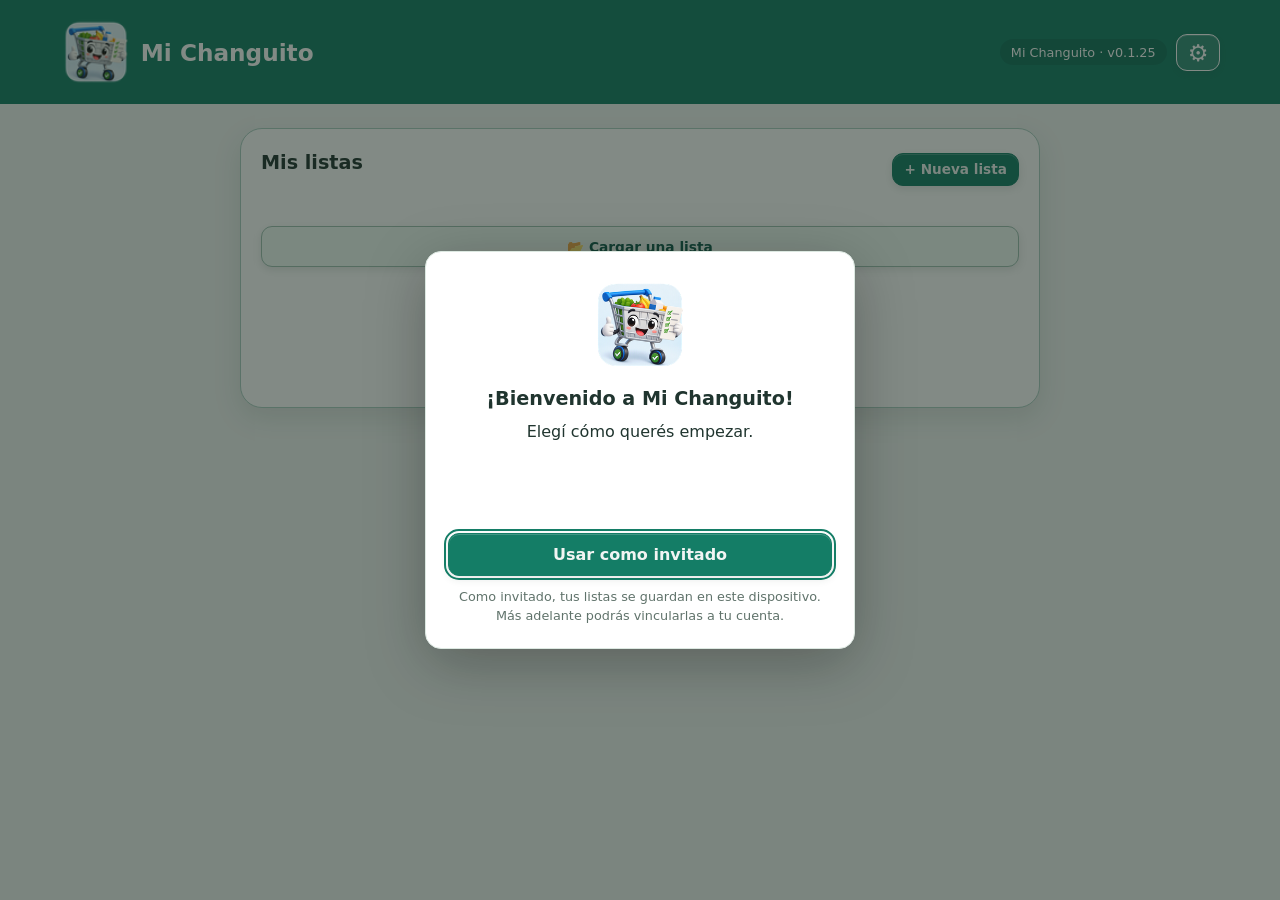
<file: index.html>
<!doctype html>
<!--
  Proyecto: Mi Changuito | Archivo: index.html
  Autor: Jordan Molinari | Versión: 0.1.22 | Fecha: 28/10/2026
  Descripción: Estructura semántica de la aplicación de listas de compras.
-->
<html lang="es-AR">
<head>
  <meta charset="UTF-8">
  <meta name="viewport" content="width=device-width, initial-scale=1">
  <meta name="theme-color" content="#147d66">
  <meta name="description" content="Listas de compras simples y organizadas, incluso sin conexión.">
  <link rel="manifest" href="./manifest.json">
  <link rel="icon" href="./img/changui-favicon-64.png" type="image/png" sizes="64x64">
  <link rel="apple-touch-icon" href="./img/changui-apple-180.png" sizes="180x180">
  <link rel="stylesheet" href="./css/styles.css?v=0122">
  <title>Mi Changuito</title>
</head>
<body>
  <header class="cabecera"><div class="contenedor cabecera-interior"><h1><img class="changui-cabecera" src="./img/changui-favicon-64.png" alt="" width="72" height="72"> Mi Changuito</h1><div class="cabecera-acciones"><span class="etiqueta">Mi Changuito · v0.1.25</span><button id="abrir-invitaciones" class="boton-icono" type="button" title="Invitaciones" aria-label="Invitaciones" hidden>🔔 <span id="contador-invitaciones"></span></button><button id="abrir-config" class="boton-icono" type="button" aria-label="Configuración" title="Configuración">⚙</button></div></div></header>
  <dialog id="bienvenida" class="dialogo-config bienvenida" aria-labelledby="bienvenida-titulo">
    <div class="bienvenida-interior">
      <img src="./img/changui-192.png" width="100" height="100" alt="Changui">
      <h2 id="bienvenida-titulo">¡Bienvenido a Mi Changuito!</h2>
      <p>Elegí cómo querés empezar.</p>
      <div id="google-bienvenida" class="google-boton" aria-label="Continuar con Google"></div>
      <button id="bienvenida-invitado" class="boton" type="button">Usar como invitado</button>
      <p class="ayuda">Como invitado, tus listas se guardan en este dispositivo. Más adelante podrás vincularlas a tu cuenta.</p>
    </div>
  </dialog>
  <dialog id="dialogo-compartir" class="dialogo-config" aria-label="Compartir con usuarios registrados">
    <div class="fila entre"><h2>Compartir lista</h2><button id="cerrar-compartir" class="boton pequeno secundario" type="button">Cerrar ×</button></div>
    <p class="ayuda">Solo podés invitar a personas registradas en Mi Changuito. La invitación requiere aceptación y permite edición completa.</p>
    <label>Buscar usuario registrado<input id="buscar-usuario" type="search" placeholder="Nombre o correo"></label>
    <h3>Frecuentes</h3><div id="usuarios-frecuentes" class="contactos"></div>
    <h3>Usuarios registrados</h3><div id="usuarios-registrados" class="contactos"></div>
  </dialog>
  <dialog id="dialogo-invitaciones" class="dialogo-config" aria-label="Invitaciones pendientes">
    <div class="fila entre"><h2>Invitaciones</h2><button id="cerrar-invitaciones" class="boton pequeno secundario" type="button">Cerrar ×</button></div>
    <div id="invitaciones-pendientes" class="contactos"></div>
  </dialog>
  <main class="contenedor distribucion">
    <section id="pantalla-inicio" class="panel" aria-label="Mis listas">
      <div class="fila entre"><h2>Mis listas</h2><button id="nueva-lista" class="boton pequeno" type="button">+ Nueva lista</button></div>
      <div id="listado-listas" class="listado-listas"></div>
      <label class="boton secundario archivo carga-mlis">📂 Cargar una lista<input id="cargar-mlis" type="file" accept=".mlis,application/json" hidden></label>
    </section>
    <dialog id="panel-config" class="dialogo-config" aria-label="Configuración"><div class="fila entre"><h2>Configuración</h2><button id="cerrar-config" class="boton pequeno secundario" type="button">Cerrar ×</button></div>
      <h3>Mi cuenta</h3>
      <div class="cuenta-local">
        <strong id="cuenta-estado">Estás usando Mi Changuito como invitado</strong>
        <p class="ayuda" id="cuenta-ayuda">Tus listas se guardan en este dispositivo.</p>
        <div id="google-config" class="google-boton"></div>
        <div class="acciones-verticales" id="cuenta-acciones" hidden>
          <button id="subir-listas" type="button" class="boton secundario">Guardar mis listas en la nube</button>
          <button id="bajar-listas" type="button" class="boton secundario">Recuperar listas de la nube</button>
          <button id="cerrar-sesion" type="button" class="boton secundario">Cerrar sesión</button>
        </div>
      </div>
      <h3>Apariencia</h3>
      <fieldset class="selector-temas">
        <legend>Color principal</legend>
        <div class="colores-tema" role="group" aria-label="Elegir color">
          <button type="button" class="muestra-tema" data-elegir-tema="verde" aria-label="Verde" title="Verde" style="--muestra:#147d66"></button>
          <button type="button" class="muestra-tema" data-elegir-tema="azul" aria-label="Azul" title="Azul" style="--muestra:#2864ba"></button>
          <button type="button" class="muestra-tema" data-elegir-tema="violeta" aria-label="Violeta" title="Violeta" style="--muestra:#7750a6"></button>
          <button type="button" class="muestra-tema" data-elegir-tema="terracota" aria-label="Terracota" title="Terracota" style="--muestra:#ad593b"></button>
          <button type="button" class="muestra-tema" data-elegir-tema="rubi" aria-label="Rojo rubí" title="Rojo rubí" style="--muestra:#c62842"></button>
          <button type="button" class="muestra-tema" data-elegir-tema="electrico" aria-label="Azul eléctrico" title="Azul eléctrico" style="--muestra:#00a2ff"></button>
          <button type="button" class="muestra-tema" data-elegir-tema="solar" aria-label="Amarillo solar" title="Amarillo solar" style="--muestra:#f4c430"></button>
          <button type="button" class="muestra-tema" data-elegir-tema="rosa" aria-label="Rosa" title="Rosa" style="--muestra:#ce6496"></button>
        </div>
      </fieldset>
      <fieldset class="selector-modo">
        <legend>Modo de visualización</legend>
        <div class="opciones-modo">
          <label><input type="radio" name="modo-apariencia" value="dia"> ☀ Día</label>
          <label><input type="radio" name="modo-apariencia" value="noche"> ☾ Noche</label>
        </div>
      </fieldset>
      <fieldset class="selector-estilo">
        <legend>Estilo de colores</legend>
        <div class="opciones-modo">
          <label><input type="radio" name="estilo-apariencia" value="clasico"> Clásico</label>
          <label><input type="radio" name="estilo-apariencia" value="colorido"> Colorido</label>
        </div>
        <p class="ayuda">Colorido destaca precios, cantidades y compras sin cambiar el tema principal.</p>
      </fieldset>
      <h3>Accesibilidad</h3>
      <label for="tamano-texto">Tamaño de texto: <output id="etiqueta-tamano">Normal</output></label>
      <input id="tamano-texto" type="range" min="0" max="3" step="1" value="0" aria-label="Tamaño de texto">
      <div class="marcas-tamano"><span>Normal</span><span>Grande</span><span>Muy grande</span><span>Extra grande</span></div>
      <h3>Comportamiento de la lista</h3>
      <label class="opcion-config"><input id="confirmar-borrado" type="checkbox" checked>
        <span>Confirmar antes de eliminar productos</span></label>
      <label class="opcion-config"><input id="permitir-deshacer" type="checkbox" checked>
        <span>Permitir deshacer durante 5 segundos</span></label>
      <p class="ayuda">Los productos marcados permanecen en su lugar.</p>
      <h3>Datos y catálogos</h3>
      <div class="acciones-verticales">
        <button id="exportar-catalogo" class="boton secundario" type="button">Exportar catálogo JSON</button>
        <label class="boton secundario archivo">Importar catálogo JSON<input id="importar-catalogo" type="file" accept=".json,application/json" hidden></label>
      </div>
      <p class="ayuda">Los datos quedan en este navegador. Exportá una copia de seguridad periódicamente.</p>
    </dialog>
    <section id="pantalla-editor" class="panel principal" aria-label="Editor de lista" hidden>
      <button id="volver-listas" class="boton secundario pequeno" type="button">← Mis listas</button>
      <div class="fila entre encabezado-lista"><h2>Lista de compras</h2><div class="acciones-lista"><button id="compartir-lista" class="boton secundario pequeno" type="button">Compartir</button><button id="guardar-mlis" class="boton secundario pequeno" type="button">Guardar lista</button><button id="eliminar-lista" class="boton peligro pequeno" type="button">Eliminar lista</button></div></div>
      <div class="form-grid">
        <label>Título<input id="titulo" type="text" maxlength="100" placeholder="Ej.: Compras del sábado"></label>
        <label>Visibilidad<select id="visibilidad"><option value="personal">Personal</option><option value="compartida">Compartida</option></select></label>
        <label>Fecha<input id="fecha" type="date"></label>

      </div>
      <p class="ayuda">Las listas compartidas se sincronizan automáticamente cuando hay conexión.</p>
      <div class="fila entre subtitulo"><h3>Productos</h3><span id="avance" class="etiqueta">0 de 0 marcados</span></div>
      <div id="productos-lista" class="productos-lista"></div>
      <form id="form-producto" class="form-producto">
        <h3>Agregar producto</h3>
        <label>Categoría<select id="categoria"></select></label>
        <button id="alternar-productos" class="selector-productos" type="button" aria-expanded="false" aria-controls="panel-productos"><span id="texto-selector-productos">Seleccionar productos...</span><span id="flecha-productos" aria-hidden="true">▾</span></button>
        <div id="panel-productos" hidden>
        
        <div id="producto-catalogo" class="catalogo-seleccion" role="group" aria-label="Productos de la categoría"></div>
        <label class="catalogo-otro"><input id="incluir-otro" type="checkbox"> Otro producto (escribir nombre)</label>
        <label id="grupo-producto-otro" class="campo-otro" hidden>Nombre del producto
          <input id="producto-libre" type="text" maxlength="100" placeholder="Escribí el producto" autocomplete="off">
        </label>
        </div>
        <div class="catalogo-acciones"><button id="agregar-seleccionados" class="boton" type="submit" disabled>Agregar</button><span id="conteo-seleccion" aria-live="polite">0 seleccionados</span></div>
      </form>
      <div class="totales"><div class="fila entre"><strong>Total estimado</strong><strong id="total">$ 0,00</strong></div><div class="fila entre"><span>Renglones</span><span id="renglones">0</span></div><div class="fila entre"><span>Cantidad total de productos</span><span id="cantidad-total">0</span></div><div class="fila entre"><span>Marcados</span><span id="marcados">0</span></div><small>El total incluye solo los productos con precio cargado.</small></div>
    </section>
  </main>
  <div id="mensaje" class="mensaje" role="status" aria-live="polite"></div>
  <div id="deshacer-aviso" class="deshacer-aviso" role="status" aria-live="polite" hidden>
    <span id="deshacer-texto">Producto eliminado.</span>
    <button id="deshacer-boton" type="button" class="boton pequeno secundario">Deshacer</button>
  </div>
  <dialog id="confirmar-item" class="dialogo-config" aria-labelledby="confirmar-item-titulo">
    <h2 id="confirmar-item-titulo">Eliminar producto</h2>
    <p id="confirmar-item-texto"></p>
    <div class="fila entre">
      <button id="cancelar-item" type="button" class="boton secundario">Cancelar</button>
      <button id="aceptar-item" type="button" class="boton peligro">Eliminar</button>
    </div>
  </dialog>
  <!-- Biblioteca oficial de Google Identity Services para el inicio de sesión. -->
  <script src="https://accounts.google.com/gsi/client" async defer></script>
  <script type="module" src="./js/tema.js?v=0122"></script>
  <script type="module" src="./js/app.js?v=0123"></script>
</body>
</html>
</file>
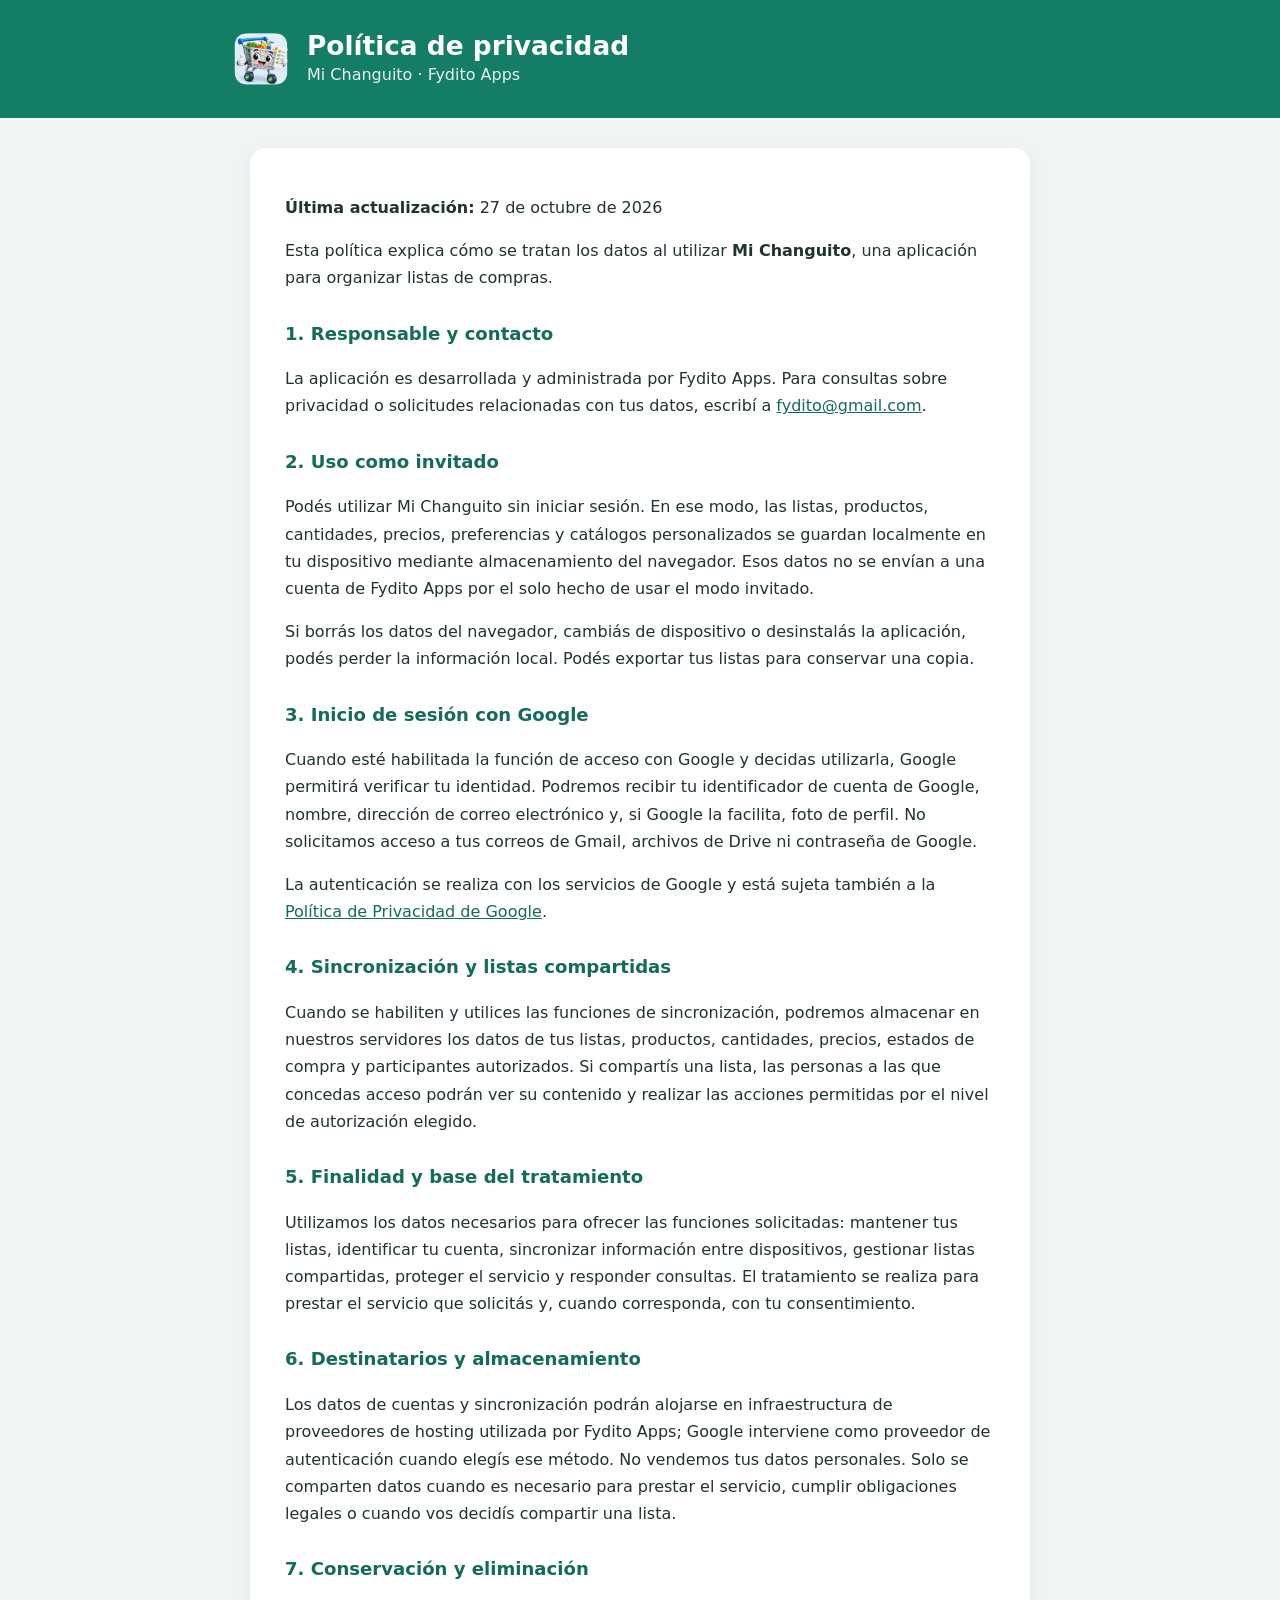
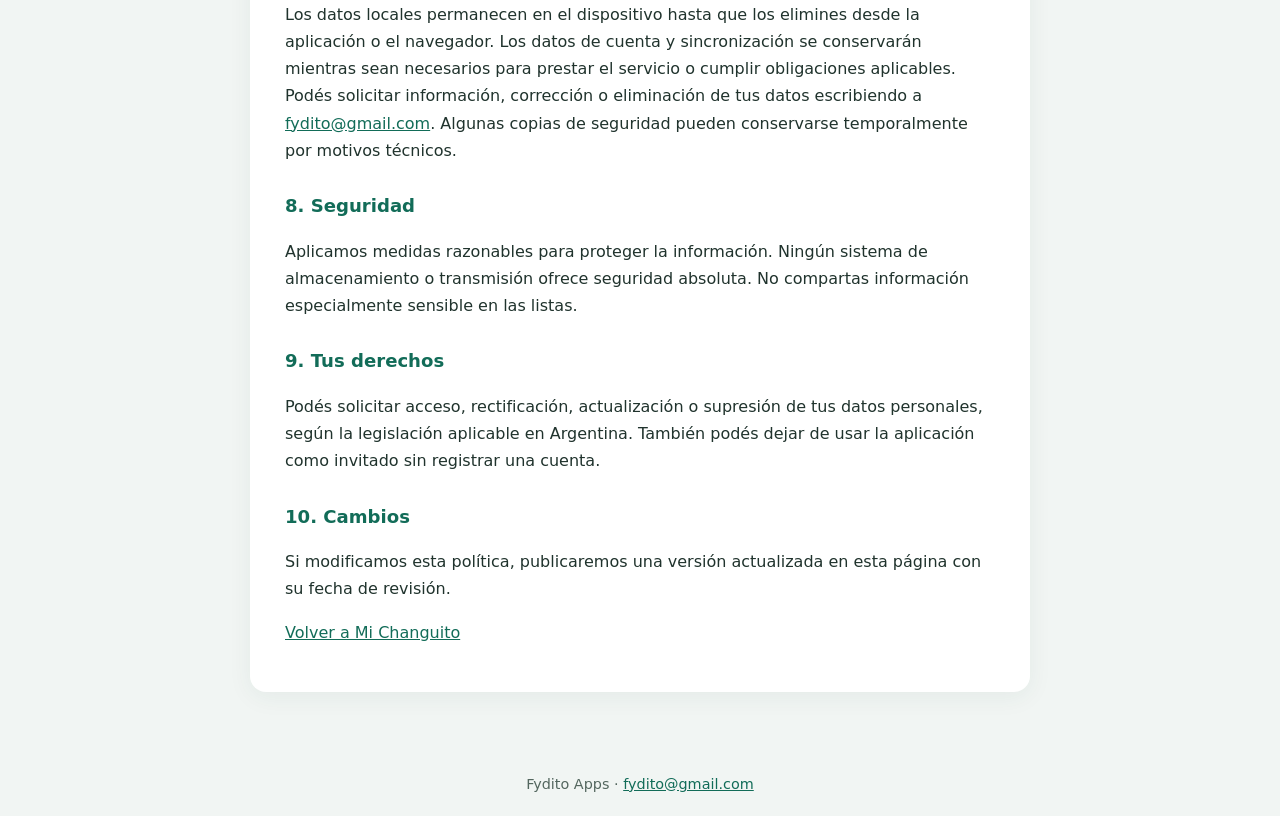
<file: privacidad.html>
<!doctype html>
<html lang="es-AR"><head><meta charset="utf-8"><meta name="viewport" content="width=device-width, initial-scale=1"><meta name="color-scheme" content="light"><title>Política de privacidad | Mi Changuito</title><meta name="description" content="Política de privacidad de Mi Changuito, una aplicación de Fydito Apps."><style>*{box-sizing:border-box}body{margin:0;background:#f1f5f3;color:#20332d;font-family:system-ui,-apple-system,Segoe UI,Roboto,Arial,sans-serif;line-height:1.7}header{background:#147d66;color:white;padding:28px 18px}header .wrap{display:flex;align-items:center;gap:15px}header img{width:62px;height:62px;object-fit:contain}header p{margin:0;opacity:.9}main{max-width:820px;margin:30px auto 60px;padding:0 20px}article{background:white;padding:30px 35px;border-radius:16px;box-shadow:0 5px 25px #1d4e3d10}h1{font-size:1.65rem;line-height:1.2;margin:0}h2{font-size:1.13rem;margin-top:27px;color:#126c58}p,li{font-size:1rem}a{color:#126c58}header a{color:white}footer{text-align:center;padding:20px;color:#53665e;font-size:.9rem}@media(max-width:550px){article{padding:22px 19px}header img{width:52px;height:52px}}</style></head><body><header><div class="wrap" style="max-width:820px;margin:auto"><img src="./img/changui-192.png" alt="Changui"><div><h1>Política de privacidad</h1><p>Mi Changuito · Fydito Apps</p></div></div></header><main><article><p><strong>Última actualización:</strong> 27 de octubre de 2026</p><p>Esta política explica cómo se tratan los datos al utilizar <strong>Mi Changuito</strong>, una aplicación para organizar listas de compras.</p>
<h2>1. Responsable y contacto</h2><p>La aplicación es desarrollada y administrada por Fydito Apps. Para consultas sobre privacidad o solicitudes relacionadas con tus datos, escribí a <a href="mailto:fydito@gmail.com">fydito@gmail.com</a>.</p>
<h2>2. Uso como invitado</h2><p>Podés utilizar Mi Changuito sin iniciar sesión. En ese modo, las listas, productos, cantidades, precios, preferencias y catálogos personalizados se guardan localmente en tu dispositivo mediante almacenamiento del navegador. Esos datos no se envían a una cuenta de Fydito Apps por el solo hecho de usar el modo invitado.</p><p>Si borrás los datos del navegador, cambiás de dispositivo o desinstalás la aplicación, podés perder la información local. Podés exportar tus listas para conservar una copia.</p>
<h2>3. Inicio de sesión con Google</h2><p>Cuando esté habilitada la función de acceso con Google y decidas utilizarla, Google permitirá verificar tu identidad. Podremos recibir tu identificador de cuenta de Google, nombre, dirección de correo electrónico y, si Google la facilita, foto de perfil. No solicitamos acceso a tus correos de Gmail, archivos de Drive ni contraseña de Google.</p><p>La autenticación se realiza con los servicios de Google y está sujeta también a la <a href="https://policies.google.com/privacy" rel="noopener noreferrer" target="_blank">Política de Privacidad de Google</a>.</p>
<h2>4. Sincronización y listas compartidas</h2><p>Cuando se habiliten y utilices las funciones de sincronización, podremos almacenar en nuestros servidores los datos de tus listas, productos, cantidades, precios, estados de compra y participantes autorizados. Si compartís una lista, las personas a las que concedas acceso podrán ver su contenido y realizar las acciones permitidas por el nivel de autorización elegido.</p>
<h2>5. Finalidad y base del tratamiento</h2><p>Utilizamos los datos necesarios para ofrecer las funciones solicitadas: mantener tus listas, identificar tu cuenta, sincronizar información entre dispositivos, gestionar listas compartidas, proteger el servicio y responder consultas. El tratamiento se realiza para prestar el servicio que solicitás y, cuando corresponda, con tu consentimiento.</p>
<h2>6. Destinatarios y almacenamiento</h2><p>Los datos de cuentas y sincronización podrán alojarse en infraestructura de proveedores de hosting utilizada por Fydito Apps; Google interviene como proveedor de autenticación cuando elegís ese método. No vendemos tus datos personales. Solo se comparten datos cuando es necesario para prestar el servicio, cumplir obligaciones legales o cuando vos decidís compartir una lista.</p>
<h2>7. Conservación y eliminación</h2><p>Los datos locales permanecen en el dispositivo hasta que los elimines desde la aplicación o el navegador. Los datos de cuenta y sincronización se conservarán mientras sean necesarios para prestar el servicio o cumplir obligaciones aplicables. Podés solicitar información, corrección o eliminación de tus datos escribiendo a <a href="mailto:fydito@gmail.com">fydito@gmail.com</a>. Algunas copias de seguridad pueden conservarse temporalmente por motivos técnicos.</p>
<h2>8. Seguridad</h2><p>Aplicamos medidas razonables para proteger la información. Ningún sistema de almacenamiento o transmisión ofrece seguridad absoluta. No compartas información especialmente sensible en las listas.</p>
<h2>9. Tus derechos</h2><p>Podés solicitar acceso, rectificación, actualización o supresión de tus datos personales, según la legislación aplicable en Argentina. También podés dejar de usar la aplicación como invitado sin registrar una cuenta.</p>
<h2>10. Cambios</h2><p>Si modificamos esta política, publicaremos una versión actualizada en esta página con su fecha de revisión.</p><p><a href="./">Volver a Mi Changuito</a></p></article></main><footer>Fydito Apps · <a href="mailto:fydito@gmail.com">fydito@gmail.com</a></footer></body></html>
</file>
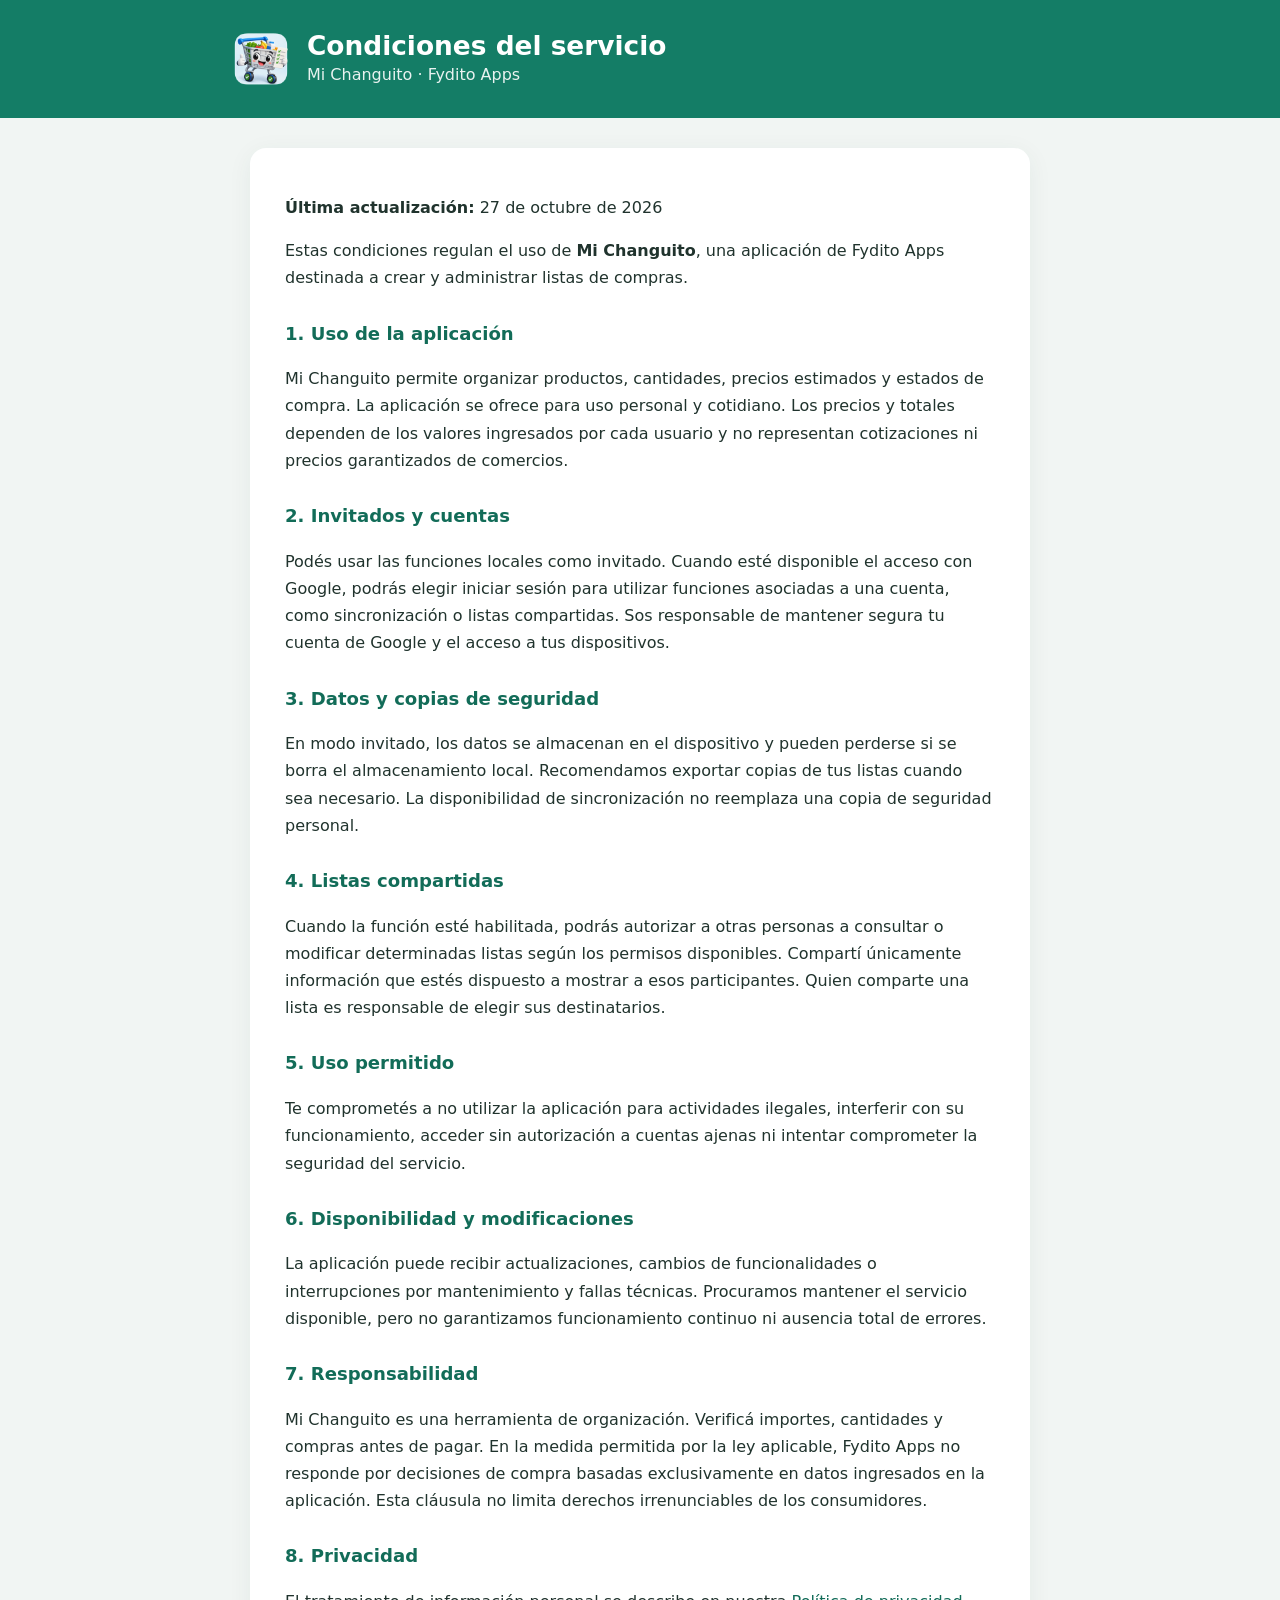
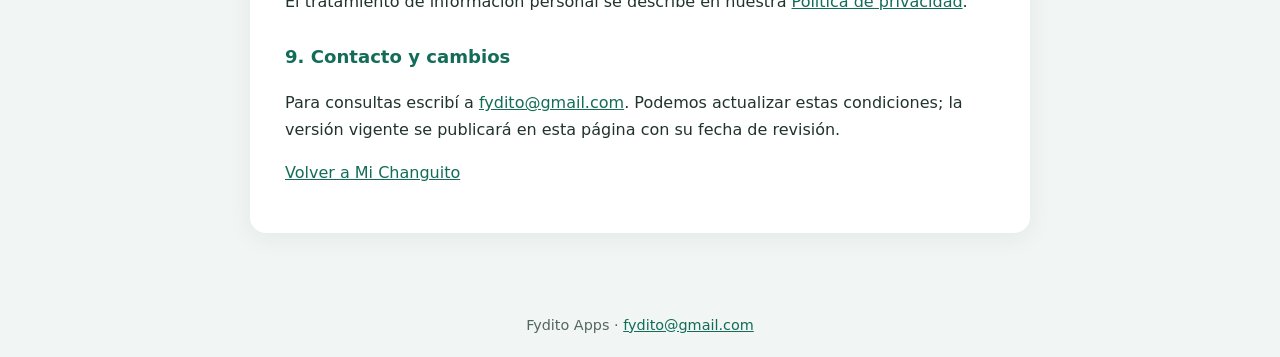
<file: terminos.html>
<!doctype html>
<html lang="es-AR"><head><meta charset="utf-8"><meta name="viewport" content="width=device-width, initial-scale=1"><meta name="color-scheme" content="light"><title>Condiciones del servicio | Mi Changuito</title><meta name="description" content="Condiciones del servicio de Mi Changuito, una aplicación de Fydito Apps."><style>*{box-sizing:border-box}body{margin:0;background:#f1f5f3;color:#20332d;font-family:system-ui,-apple-system,Segoe UI,Roboto,Arial,sans-serif;line-height:1.7}header{background:#147d66;color:white;padding:28px 18px}header .wrap{display:flex;align-items:center;gap:15px}header img{width:62px;height:62px;object-fit:contain}header p{margin:0;opacity:.9}main{max-width:820px;margin:30px auto 60px;padding:0 20px}article{background:white;padding:30px 35px;border-radius:16px;box-shadow:0 5px 25px #1d4e3d10}h1{font-size:1.65rem;line-height:1.2;margin:0}h2{font-size:1.13rem;margin-top:27px;color:#126c58}p,li{font-size:1rem}a{color:#126c58}header a{color:white}footer{text-align:center;padding:20px;color:#53665e;font-size:.9rem}@media(max-width:550px){article{padding:22px 19px}header img{width:52px;height:52px}}</style></head><body><header><div class="wrap" style="max-width:820px;margin:auto"><img src="./img/changui-192.png" alt="Changui"><div><h1>Condiciones del servicio</h1><p>Mi Changuito · Fydito Apps</p></div></div></header><main><article><p><strong>Última actualización:</strong> 27 de octubre de 2026</p><p>Estas condiciones regulan el uso de <strong>Mi Changuito</strong>, una aplicación de Fydito Apps destinada a crear y administrar listas de compras.</p>
<h2>1. Uso de la aplicación</h2><p>Mi Changuito permite organizar productos, cantidades, precios estimados y estados de compra. La aplicación se ofrece para uso personal y cotidiano. Los precios y totales dependen de los valores ingresados por cada usuario y no representan cotizaciones ni precios garantizados de comercios.</p>
<h2>2. Invitados y cuentas</h2><p>Podés usar las funciones locales como invitado. Cuando esté disponible el acceso con Google, podrás elegir iniciar sesión para utilizar funciones asociadas a una cuenta, como sincronización o listas compartidas. Sos responsable de mantener segura tu cuenta de Google y el acceso a tus dispositivos.</p>
<h2>3. Datos y copias de seguridad</h2><p>En modo invitado, los datos se almacenan en el dispositivo y pueden perderse si se borra el almacenamiento local. Recomendamos exportar copias de tus listas cuando sea necesario. La disponibilidad de sincronización no reemplaza una copia de seguridad personal.</p>
<h2>4. Listas compartidas</h2><p>Cuando la función esté habilitada, podrás autorizar a otras personas a consultar o modificar determinadas listas según los permisos disponibles. Compartí únicamente información que estés dispuesto a mostrar a esos participantes. Quien comparte una lista es responsable de elegir sus destinatarios.</p>
<h2>5. Uso permitido</h2><p>Te comprometés a no utilizar la aplicación para actividades ilegales, interferir con su funcionamiento, acceder sin autorización a cuentas ajenas ni intentar comprometer la seguridad del servicio.</p>
<h2>6. Disponibilidad y modificaciones</h2><p>La aplicación puede recibir actualizaciones, cambios de funcionalidades o interrupciones por mantenimiento y fallas técnicas. Procuramos mantener el servicio disponible, pero no garantizamos funcionamiento continuo ni ausencia total de errores.</p>
<h2>7. Responsabilidad</h2><p>Mi Changuito es una herramienta de organización. Verificá importes, cantidades y compras antes de pagar. En la medida permitida por la ley aplicable, Fydito Apps no responde por decisiones de compra basadas exclusivamente en datos ingresados en la aplicación. Esta cláusula no limita derechos irrenunciables de los consumidores.</p>
<h2>8. Privacidad</h2><p>El tratamiento de información personal se describe en nuestra <a href="./privacidad.html">Política de privacidad</a>.</p>
<h2>9. Contacto y cambios</h2><p>Para consultas escribí a <a href="mailto:fydito@gmail.com">fydito@gmail.com</a>. Podemos actualizar estas condiciones; la versión vigente se publicará en esta página con su fecha de revisión.</p><p><a href="./">Volver a Mi Changuito</a></p></article></main><footer>Fydito Apps · <a href="mailto:fydito@gmail.com">fydito@gmail.com</a></footer></body></html>
</file>
<file: css/styles.css>
/*
 * Proyecto: Mi Changuito | Archivo: styles.css
 * Autor: Jordan Molinari | Versión: 0.1.0 | Fecha: 22/10/2026
 * Descripción: Diseño responsive, accesible y sin dependencias externas.
 */
:root{font-family:system-ui,-apple-system,Segoe UI,sans-serif;color:#20352f;background:#f1f5f3;font-synthesis:none}*{box-sizing:border-box}body{margin:0}button,input,select{font:inherit}button{cursor:pointer}button:disabled{cursor:not-allowed;opacity:.55}.contenedor{width:min(1160px,94%);margin:auto}.cabecera{background:#147d66;color:white}.cabecera-interior{display:flex;justify-content:space-between;align-items:center;gap:1rem;padding:1rem 0}.cabecera h1{font-size:1.45rem;margin:0}.etiqueta{font-size:.8rem;color:#5d756d;background:#e8f1ed;border-radius:30px;padding:.35rem .7rem}.cabecera .etiqueta{color:#e6fff4;background:#ffffff20}.distribucion{display:grid;grid-template-columns:290px minmax(0,1fr);gap:1rem;margin-top:1.3rem;margin-bottom:2rem}.panel{background:white;border:1px solid #dce8e1;border-radius:16px;padding:1.25rem;box-shadow:0 4px 15px #173e2810;min-width:0}h2{font-size:1.2rem;margin:.1rem 0 1rem}h3{font-size:1rem;margin:.5rem 0 .8rem}.fila{display:flex;align-items:center;gap:.7rem}.entre{justify-content:space-between}.boton{background:#147d66;border:1px solid #147d66;color:white;border-radius:9px;padding:.7rem 1rem;font-weight:600;text-align:center}.boton:hover{filter:brightness(.93)}.boton.secundario{background:white;color:#147d66}.boton.peligro{background:#fff5f4;color:#a43128;border-color:#f2c8c3}.boton.pequeno{padding:.48rem .7rem;font-size:.85rem}.acciones-verticales{display:grid;gap:.55rem}.archivo{display:block;cursor:pointer}.ayuda{color:#60736b;font-size:.8rem;line-height:1.45}.listado-listas{display:grid;gap:.5rem;margin:1rem 0}.lista-enlace{display:block;text-align:left;width:100%;border:1px solid #e1eae5;background:#fff;border-radius:9px;padding:.75rem;color:#243d32}.lista-enlace.activa{background:#e8f6ef;border-color:#147d66}.lista-enlace small{display:block;color:#6c8075;margin-top:.2rem}.form-grid{display:grid;grid-template-columns:repeat(2,minmax(0,1fr));gap:.9rem}label{display:grid;gap:.35rem;font-weight:600;font-size:.86rem}input,select{width:100%;padding:.68rem;border:1px solid #cbd9d1;border-radius:9px;background:white;color:#20352f;min-width:0}input:focus,select:focus,button:focus-visible{outline:2px solid #147d66;outline-offset:2px}.subtitulo{margin-top:1.5rem;border-top:1px solid #e7eeea;padding-top:1rem}.productos-lista{display:grid;gap:.5rem;min-height:60px}.item{display:flex;align-items:center;gap:.65rem;border:1px solid #e6ede9;border-radius:10px;padding:.7rem}.item input[type=checkbox]{width:20px;height:20px;accent-color:#147d66;flex-shrink:0}.item .descripcion{flex:1;min-width:0}.item .descripcion strong{display:block;overflow-wrap:anywhere}.item .descripcion small{color:#62786b}.item.comprado .descripcion{text-decoration:line-through;color:#819187}.numero{font-size:.8rem;color:#72877b;min-width:1.4rem}.importe{font-size:.9rem;white-space:nowrap}.quitar{background:transparent;color:#a43128;border:0;font-size:1.4rem;padding:.2rem .4rem}.form-producto{margin-top:1.2rem;border-top:1px solid #e7eeea;padding-top:1rem}.form-producto .boton{margin-top:1rem}.totales{margin-top:1.4rem;background:#e8f6ef;padding:1rem;border-radius:12px;display:grid;gap:.65rem}.totales .fila:first-child{font-size:1.15rem}.totales small{color:#5d756d}.mensaje{position:fixed;bottom:1rem;right:1rem;background:#20352f;color:white;border-radius:9px;padding:.8rem 1rem;max-width:360px;display:none}.mensaje.visible{display:block}hr{border:0;border-top:1px solid #e7eeea;margin:1.2rem 0}.vacio{color:#78877f;font-size:.9rem;padding:1rem;text-align:center}@media(max-width:760px){.distribucion{grid-template-columns:1fr}.form-grid{grid-template-columns:1fr}.panel{padding:1rem}.cabecera h1{font-size:1.25rem}.encabezado-lista{align-items:flex-start}.item{gap:.4rem}.importe{font-size:.8rem}}

/* Versión 0.1.1: panel de configuración independiente y navegación compacta. */
.cabecera-acciones{display:flex;align-items:center;gap:.6rem}.boton-icono{background:#ffffff20;border:1px solid #ffffff66;color:white;border-radius:10px;font-size:1.45rem;padding:.25rem .65rem}.dialogo-config{border:1px solid #dce8e1;border-radius:16px;box-shadow:0 15px 60px #0004;width:min(460px,94vw);padding:1.4rem;color:#20352f}.dialogo-config::backdrop{background:#15251c88}.dialogo-config h2{margin:0}.dialogo-config h3{margin-top:1.2rem}
@media(max-width:760px){.distribucion{display:flex;flex-direction:column}.listado-listas{display:flex;overflow-x:auto;gap:.5rem}.lista-enlace{min-width:150px}.cabecera .etiqueta{display:none}}

/* Versión 0.1.2: navegación por pantallas, sin barra lateral. */
[hidden]{display:none!important}
.distribucion{display:block;max-width:800px;margin:1.5rem auto 3rem}
#pantalla-inicio{min-height:280px}
#pantalla-editor{width:100%}
#volver-listas{margin-bottom:1.2rem}
.listado-listas{display:grid;grid-template-columns:repeat(auto-fit,minmax(200px,1fr));gap:.75rem;margin-top:1.3rem}
.lista-enlace{min-width:0;padding:1rem;font-weight:600}
@media(max-width:760px){.distribucion{display:block}.listado-listas{display:grid;grid-template-columns:1fr}.lista-enlace{min-width:0}.cabecera-interior{padding:.8rem 0}}

/*
 * Versión 0.1.3: formulario mínimo y edición de cantidad/precio en cada producto.
 * Los campos se adaptan al ancho disponible sin perder accesibilidad táctil.
 */
.campo-otro{margin-top:.8rem;max-width:100%}
.item .descripcion{display:grid;gap:.5rem}
.edicion-item{display:flex;flex-wrap:wrap;gap:.6rem}
.campo-item{display:grid;gap:.25rem;flex:1 1 130px;max-width:200px;font-size:.75rem;color:#60736b;font-weight:500}
.campo-item input{padding:.45rem .55rem;font-size:.9rem;font-weight:500}
.item{align-items:flex-start}
.item>.numero,.item>input[type=checkbox],.item>.importe,.item>.quitar{margin-top:.2rem}
@media(max-width:520px){.item{gap:.45rem;padding:.6rem}.campo-item{flex-basis:100px}.edicion-item{gap:.4rem}.importe{max-width:76px;white-space:normal;text-align:right}.form-producto .form-grid{grid-template-columns:repeat(2,minmax(0,1fr));gap:.5rem}}

/*
 * Versión 0.1.4: renglones compactos, acciones seguras y preferencias.
 * En pantallas estrechas se prioriza conservar la fila sin desplazamiento.
 */
.item.item-compacto {
  display: grid;
  grid-template-columns: 20px minmax(65px,1fr) 105px 120px 36px 46px;
  align-items: center;
  gap: .45rem;
  padding: .45rem .55rem;
  min-height: 56px;
}
.item-compacto .numero { min-width: 0; }
.item-compacto .nombre-producto { font-size: .9rem; overflow-wrap: anywhere; }
.item-compacto.comprado .nombre-producto { text-decoration: line-through; color: #819187; }
.item-compacto .campo-item { min-width: 0; max-width: none; margin: 0; font-size: .7rem; }
.item-compacto .campo-item input { width: 100%; padding: .4rem; font-size: .85rem; }
.item-compacto .quitar { margin: 0; min-height: 42px; font-size: 1.5rem; }
.item-compacto .marcar {
  border: 1px solid #a8c9ba; border-radius: 9px; background: #f3f7f5;
  color: #899d93; font-size: 1.3rem; font-weight: 800;
  min-width: 42px; min-height: 44px; cursor: pointer;
}
.item-compacto .marcar.marcado { background: #dbf6e6; color: #137c43; border-color: #40a66d; }
.opcion-config { display: flex; align-items: center; gap: .7rem; padding: .55rem 0; }
.opcion-config input { width: 19px; height: 19px; flex: 0 0 19px; accent-color: #147d66; }
.deshacer-aviso {
  position: fixed; z-index: 20; bottom: 1rem; left: 50%; transform: translateX(-50%);
  background: #20352f; color: #fff; border-radius: 12px; padding: .65rem 1rem;
  display: flex; align-items: center; gap: 1rem; box-shadow: 0 8px 24px #0003;
}
@media (max-width: 600px) {
  .item.item-compacto {
    grid-template-columns: 15px minmax(55px,1fr) 57px 70px 29px 40px;
    gap: .25rem; padding: .4rem .25rem;
  }
  .item-compacto .nombre-producto { font-size: .78rem; }
  .item-compacto .campo-item { font-size: .61rem; }
  .item-compacto .campo-item input { padding: .35rem .2rem; font-size: .78rem; }
  .item-compacto .quitar { padding: 0; font-size: 1.3rem; }
  .item-compacto .marcar { min-width: 36px; min-height: 44px; }
}

/*
 * Proyecto: Mi Changuito | Archivo: styles.css
 * Versión 0.1.5 - Apariencia configurable.
 * Las variables semánticas evitan duplicar las hojas de estilo por tema.
 */
:root {
  --acento: #147d66;
  --acento-suave: #e8f6ef;
  --fondo: #f1f5f3;
  --superficie: #fff;
  --texto: #20352f;
  --texto-secundario: #60736b;
  --borde: #dce8e1;
  --entrada: #fff;
  --barra: #20352f;
  color-scheme: light;
}
:root[data-tema="azul"] { --acento:#2864ba; --acento-suave:#e8f0ff; }
:root[data-tema="violeta"] { --acento:#7750a6; --acento-suave:#f2eaff; }
:root[data-tema="terracota"] { --acento:#ad593b; --acento-suave:#fff0e7; }
:root[data-modo="noche"] {
  --fondo:#141b1a; --superficie:#202a28; --texto:#edf5f1;
  --texto-secundario:#afc0b9; --borde:#3c504a; --entrada:#26332f;
  --acento-suave:#30443e; --barra:#0e1613;
  color-scheme: dark;
}
:root[data-modo="noche"][data-tema="azul"] { --acento:#76aaff; --acento-suave:#273b57; }
:root[data-modo="noche"][data-tema="violeta"] { --acento:#c1a0f2; --acento-suave:#3d3050; }
:root[data-modo="noche"][data-tema="terracota"] { --acento:#f2a080; --acento-suave:#49352e; }
:root[data-modo="noche"][data-tema="verde"] { --acento:#6bd6b2; --acento-suave:#25483d; }

html, body { background:var(--fondo); color:var(--texto); }
.cabecera { background:var(--acento); color:var(--fondo); }
:root[data-modo="noche"] .cabecera { color:#141b1a; }
.panel, .dialogo-config, .lista-enlace { background:var(--superficie); color:var(--texto); border-color:var(--borde); }
.dialogo-config { color:var(--texto); }
.lista-enlace.activa, .totales { background:var(--acento-suave); border-color:var(--acento); }
.boton { background:var(--acento); border-color:var(--acento); color:var(--fondo); }
:root[data-modo="noche"] .boton:not(.secundario):not(.peligro) { color:#121c19; }
.boton.secundario { background:var(--superficie); color:var(--acento); }
.boton.peligro { background:var(--superficie); color:#cb554b; border-color:#cb554b; }
input, select { background:var(--entrada); color:var(--texto); border-color:var(--borde); }
input:focus, select:focus, button:focus-visible { outline-color:var(--acento); }
.item { border-color:var(--borde); }
.item-compacto .marcar { background:var(--entrada); color:var(--texto-secundario); border-color:var(--borde); }
.item-compacto .marcar.marcado { background:var(--acento-suave); color:var(--acento); border-color:var(--acento); }
.numero, .ayuda, .vacio, .campo-item, .totales small, .lista-enlace small, .item .descripcion small { color:var(--texto-secundario); }
.etiqueta { background:var(--acento-suave); color:var(--texto); }
.form-producto, .subtitulo, hr { border-color:var(--borde); }
.mensaje, .deshacer-aviso { background:var(--barra); color:#fff; }
.opcion-config input { accent-color:var(--acento); }
.selector-temas, .selector-modo { border:0; padding:0; margin:.6rem 0 1rem; min-width:0; }
.selector-temas legend, .selector-modo legend { font-size:.86rem; font-weight:600; padding:0 0 .5rem; }
.colores-tema { display:flex; gap:.8rem; align-items:center; }
.muestra-tema {
  background:var(--muestra); width:36px; height:36px; border-radius:50%;
  border:3px solid var(--superficie); outline:2px solid transparent;
  box-shadow:0 0 0 1px var(--borde); cursor:pointer;
}
.muestra-tema.seleccionado { outline-color:var(--texto); outline-offset:2px; }
.opciones-modo { display:flex; gap:1rem; flex-wrap:wrap; }
.opciones-modo label { display:flex; align-items:center; gap:.45rem; cursor:pointer; }
.opciones-modo input { width:18px; height:18px; accent-color:var(--acento); }
:root[data-modo="noche"] .cabecera .etiqueta { background:#0002; color:#141b1a; }
:root[data-modo="noche"] .boton-icono { color:#141b1a; border-color:#0005; }
:root[data-modo="noche"] .dialogo-config::backdrop { background:#000a; }


/*
 * Mi Changuito — v0.1.6 (23/10/2026)
 * Corrección de superficie nocturna y jerarquía visual de los formularios.
 * Las paletas semánticas mantienen la legibilidad en los ocho estilos.
 */
:root {
  --acento-fuerte:#105b4c;
  --resalte:#f0faf4;
  --campo-borde:#9ebfb1;
  --campo-foco:#e1f3e9;
  --texto-item:#193b30;
  --texto-campo:#193b30;
  --cabecera-texto:#ffffff;
}
:root[data-tema="azul"] {
  --acento-fuerte:#174d91;--resalte:#f0f6ff;--campo-borde:#9bb9e3;
  --campo-foco:#e1edff;--texto-item:#193d72;--texto-campo:#173d71;
}
:root[data-tema="violeta"] {
  --acento-fuerte:#59358d;--resalte:#f8f2ff;--campo-borde:#bea4dd;
  --campo-foco:#f1e5ff;--texto-item:#4c2c79;--texto-campo:#4b2d76;
}
:root[data-tema="terracota"] {
  --acento-fuerte:#843c28;--resalte:#fff4ed;--campo-borde:#d8ad9b;
  --campo-foco:#ffeadf;--texto-item:#783a2a;--texto-campo:#763c2b;
}
:root[data-modo="noche"] {
  --fondo:#101816;--superficie:#1b2723;--entrada:#263730;
  --borde:#40574e;--texto:#f0f8f3;--texto-secundario:#bed2c5;
  --acento-fuerte:#a5efd3;--resalte:#273e34;
  --campo-borde:#688d7d;--campo-foco:#304f41;
  --texto-item:#e4fff1;--texto-campo:#f4fff9;
  --cabecera-texto:#101816;
}
:root[data-modo="noche"][data-tema="azul"] {
  --fondo:#101722;--superficie:#1c293b;--entrada:#263951;--borde:#415978;
  --texto:#f1f6ff;--texto-secundario:#c0d1eb;--resalte:#293c57;
  --acento-fuerte:#c5ddff;--campo-borde:#698dbd;--campo-foco:#304c70;
  --texto-item:#e0ecff;--texto-campo:#f5f9ff;
}
:root[data-modo="noche"][data-tema="violeta"] {
  --fondo:#191321;--superficie:#291f36;--entrada:#382a4b;--borde:#5b4974;
  --texto:#f9f3ff;--texto-secundario:#d9c7ed;--resalte:#3c2c50;
  --acento-fuerte:#e1c9ff;--campo-borde:#9073b1;--campo-foco:#4b3864;
  --texto-item:#f3e5ff;--texto-campo:#fff9ff;
}
:root[data-modo="noche"][data-tema="terracota"] {
  --fondo:#201714;--superficie:#32231f;--entrada:#422f29;--borde:#73544a;
  --texto:#fff5f0;--texto-secundario:#e8c9bb;--resalte:#49332b;
  --acento-fuerte:#ffd1bd;--campo-borde:#a47a69;--campo-foco:#5c3c31;
  --texto-item:#ffe8dc;--texto-campo:#fff9f5;
}
/* Fondo de toda la ventana, incluso por debajo de las tarjetas. */
html {
  min-height:100%;
  background:var(--fondo)!important;
  color:var(--texto);
}
body {
  min-height:100vh;
  min-height:100dvh;
  margin:0;
  background:var(--fondo)!important;
  color:var(--texto);
}
main, .distribucion { background:transparent; }
.cabecera { background:var(--acento);color:var(--cabecera-texto); }
.cabecera h1 { color:var(--cabecera-texto);font-weight:800; }
.cabecera .etiqueta { color:var(--cabecera-texto);background:#0000001b; }
.boton-icono { color:var(--cabecera-texto);border-color:currentColor; }
:root[data-modo="noche"] .cabecera,
:root[data-modo="noche"] .cabecera h1,
:root[data-modo="noche"] .cabecera .etiqueta,
:root[data-modo="noche"] .boton-icono { color:var(--cabecera-texto); }
.panel, .dialogo-config { background:var(--superficie);color:var(--texto);border:1px solid var(--borde); }
h2, h3 { color:var(--texto);font-weight:800; }
.lista-enlace {
  background:var(--superficie);color:var(--texto-item);
  border:1px solid var(--campo-borde);
  font-weight:800;font-size:1rem;
  transition:background .15s,border-color .15s;
}
.lista-enlace.activa { background:var(--resalte);border:2px solid var(--acento); }
.lista-enlace small { color:var(--texto-secundario);font-size:.78rem;font-weight:600; }
.lista-enlace.activa small { color:var(--texto);opacity:.82; }
.item.item-compacto { background:var(--superficie);border-color:var(--borde); }
.item-compacto .nombre-producto {
  color:var(--texto-item);font-weight:800;letter-spacing:.005em;
}
.item-compacto.comprado .nombre-producto { color:var(--texto-secundario);opacity:.85; }
/* Formularios: fondos entonados, texto fuerte y foco reconocible. */
.form-grid label, .form-producto label, .campo-item,
.dialogo-config label { color:var(--texto);font-weight:700; }
.form-grid input, .form-grid select,
.form-producto input, .form-producto select,
.campo-item input, .dialogo-config select {
  background:var(--entrada);
  color:var(--texto-campo);
  border:1.5px solid var(--campo-borde);
  border-radius:9px;
  font-weight:650;
  box-shadow:inset 0 1px 2px #0000000a;
}
input::placeholder { color:var(--texto-secundario);opacity:.88;font-weight:450; }
.form-grid input:focus, .form-grid select:focus,
.form-producto input:focus, .form-producto select:focus,
.campo-item input:focus {
  background:var(--campo-foco);
  outline:2px solid var(--acento);
  outline-offset:1px;
  border-color:var(--acento);
}
.form-grid select option, .form-producto select option { background:var(--entrada);color:var(--texto); }
.boton.secundario { background:var(--resalte);color:var(--acento-fuerte);border-color:var(--campo-borde); }
:root[data-modo="noche"] .boton.secundario { color:var(--texto-item); }
:root[data-modo="noche"] .boton.peligro { background:var(--superficie);color:#ffa69e;border-color:#d7817a; }
:root[data-modo="noche"] .boton:not(.secundario):not(.peligro) { color:var(--cabecera-texto); }
.totales { background:var(--resalte);border:1px solid var(--borde);color:var(--texto); }
.totales strong, .importe { color:var(--texto-item);font-weight:800; }
.item-compacto .marcar.marcado { background:var(--resalte);color:var(--acento-fuerte);border-color:var(--acento); }
:root[data-modo="noche"] .item-compacto .marcar.marcado { color:var(--texto-item); }


/*
 * Mi Changuito — v0.1.7 | 23/10/2026
 * Soft UI: superficies escalonadas, controles hundidos y botones elevados.
 * Solo apariencia: no modifica datos, orden de productos ni eventos.
 */
:root {
  --soft-luz:#ffffffb8;
  --soft-sombra:#253d3220;
  --tarjeta:color-mix(in srgb,var(--superficie) 90%,var(--acento) 10%);
  --campo-soft:color-mix(in srgb,var(--entrada) 87%,var(--acento) 13%);
  --separador:color-mix(in srgb,var(--borde) 75%,var(--acento) 25%);
}
:root[data-modo="noche"] {
  --soft-luz:#ffffff0a;
  --soft-sombra:#0000005c;
  --tarjeta:color-mix(in srgb,var(--superficie) 86%,var(--acento) 14%);
  --campo-soft:color-mix(in srgb,var(--entrada) 89%,var(--acento) 11%);
}
/* Una profundidad sutil en el contenedor, incluso en pantallas pequeñas. */
.panel {
  border-radius:22px;
  border-color:var(--separador);
  box-shadow: 0 10px 28px var(--soft-sombra), inset 0 1px 0 var(--soft-luz);
}
/* Cada lista y producto se distingue claramente del panel. */
.lista-enlace,
.item.item-compacto {
  background:var(--tarjeta);
  border:1px solid var(--separador);
  border-radius:15px;
  box-shadow: 4px 5px 12px var(--soft-sombra), inset 0 1px 0 var(--soft-luz);
  transition:background-color .15s ease,box-shadow .15s ease,border-color .15s ease;
}
.lista-enlace:hover,
.item.item-compacto:focus-within {
  border-color:var(--acento);
  box-shadow: 2px 4px 14px var(--soft-sombra), inset 0 1px 0 var(--soft-luz);
}
.lista-enlace.activa { background:var(--acento-suave);border:2px solid var(--acento); }
.lista-enlace { font-weight:800;letter-spacing:.01em; }
.item-compacto .nombre-producto {
  color:var(--texto-item);
  font-weight:800;
  font-size:.94rem;
  line-height:1.25;
}
.item-compacto.comprado .nombre-producto {
  color:var(--texto-secundario);
  text-decoration:line-through;
  text-decoration-thickness:2px;
  text-decoration-color:var(--acento);
}
/* Los campos se ven hundidos frente a las tarjetas elevadas. */
.form-grid input, .form-grid select,
.form-producto input, .form-producto select,
.campo-item input, .dialogo-config select,
.dialogo-config input:not([type="checkbox"]):not([type="radio"]) {
  background:var(--campo-soft);
  border:1px solid var(--campo-borde);
  border-radius:11px;
  color:var(--texto-campo);
  box-shadow:inset 2px 2px 5px var(--soft-sombra),inset -1px -1px 2px var(--soft-luz);
}
.form-grid input:focus, .form-grid select:focus,
.form-producto input:focus, .form-producto select:focus,
.campo-item input:focus {
  background:var(--campo-foco);
  border-color:var(--acento);
  outline:2px solid var(--acento);
  outline-offset:1px;
}
.form-grid label,.form-producto label,.campo-item {font-weight:750;}
.boton:not(.peligro),.boton-icono {
  border-radius:11px;
  box-shadow:0 3px 9px var(--soft-sombra),inset 0 1px 0 #ffffff32;
}
/* Tilde neutro antes de comprar, lleno en el color del tema al marcar. */
.item-compacto .marcar {
  background:var(--campo-soft);
  border:1.5px solid var(--campo-borde);
  border-radius:11px;
  color:var(--texto-secundario);
  font-weight:900;
  font-size:1.55rem;
  box-shadow:inset 1px 1px 3px var(--soft-sombra);
  transition:background-color .15s,color .15s,transform .15s;
}
.item-compacto .marcar.marcado {
  background:var(--acento);
  border-color:var(--acento);
  color:#fff;
  box-shadow:0 3px 8px var(--soft-sombra),inset 0 1px 0 #ffffff40;
}
:root[data-modo="noche"] .item-compacto .marcar.marcado { color:#10131a; }
.item-compacto .marcar:active { transform:scale(.96); }
/* Separación táctil adicional sin modificar el orden de columnas. */
.item-compacto .quitar {margin-right:3px;}
.totales { border-radius:16px;box-shadow:inset 1px 1px 5px var(--soft-sombra); }
@media(max-width:600px){
  .panel {border-radius:16px;}
  .item.item-compacto {gap:.3rem;}
  .item-compacto .nombre-producto {font-size:.81rem;}
  .item-compacto .quitar {margin-right:0;}
}
@media(prefers-reduced-motion:reduce){
  .lista-enlace,.item.item-compacto,.item-compacto .marcar {transition:none;}
}

/*
 * Mi Changuito v0.1.8: tachado visible y control táctil de cantidades.
 * Se conservan las tarjetas Soft UI y los ocho esquemas de apariencia.
 */
.item-compacto.comprado .nombre-producto {
  color:var(--texto-item);
  opacity:.8;
  text-decoration-line:line-through;
  text-decoration-color:var(--acento-fuerte);
  text-decoration-thickness:3px;
  text-decoration-skip-ink:none;
}
/* Una línea de contraste adicional en noche evita el tachado invisible. */
:root[data-modo="noche"] .item-compacto.comprado .nombre-producto {
  text-decoration-color:var(--acento);
  text-decoration-thickness:3px;
}
.item.item-compacto {
  grid-template-columns:20px minmax(65px,1fr) 124px 95px 32px 46px;
}
.campo-cantidad .control-cantidad {
  display:flex; align-items:stretch; min-width:0; height:40px;
  border:1px solid var(--campo-borde); border-radius:11px;
  background:var(--campo-soft);
  box-shadow:inset 2px 2px 5px var(--soft-sombra);
  overflow:hidden;
}
.item-compacto .campo-cantidad .control-cantidad input {
  flex:1; width:1px; min-width:0; text-align:center;
  padding:0 2px; border:0; border-radius:0;
  box-shadow:none; background:transparent;
  appearance:textfield; -moz-appearance:textfield;
}
.campo-cantidad input::-webkit-inner-spin-button,
.campo-cantidad input::-webkit-outer-spin-button { -webkit-appearance:none; margin:0; }
.paso-cantidad {
  flex:0 0 28px; border:0; padding:0;
  color:var(--acento-fuerte); background:var(--resalte);
  font-weight:900; font-size:1.2rem; cursor:pointer;
  touch-action:manipulation;
}
.paso-cantidad:first-child { border-right:1px solid var(--campo-borde); }
.paso-cantidad:last-child { border-left:1px solid var(--campo-borde); }
.paso-cantidad:active { background:var(--acento-suave); }
.paso-cantidad:focus-visible { outline:2px solid var(--acento); outline-offset:-2px; }
@media(max-width:600px) {
  .item.item-compacto {
    grid-template-columns:15px minmax(48px,1fr) 105px 58px 23px 39px;
    gap:.22rem; padding:.4rem .25rem;
  }
  .campo-cantidad .control-cantidad { height:38px; }
  .paso-cantidad { flex-basis:25px; font-size:1.1rem; }
  .item-compacto .campo-cantidad .control-cantidad input { font-size:.78rem; }
}
@media(max-width:355px) {
  .item.item-compacto { grid-template-columns:13px minmax(39px,1fr) 99px 52px 21px 36px; gap:.15rem; }
  .paso-cantidad { flex-basis:23px; }
}

/*
 * Mi Changuito v0.1.9 — ocho temas realmente diferentes, día y noche.
 * Cantidades expresadas en unidades comerciales; no se muestran kg ni litros.
 */
:root[data-tema="rubi"] {
  --acento:#c62842;--acento-fuerte:#94172d;--acento-suave:#ffe9ed;
  --resalte:#fff0f2;--campo-borde:#e3a1ad;--campo-foco:#ffe0e6;
  --texto-item:#7c1a2e;--texto-campo:#7c1a2e;
}
:root[data-tema="electrico"] {
  --acento:#00a2ff;--acento-fuerte:#006aab;--acento-suave:#e4f6ff;
  --resalte:#eaf8ff;--campo-borde:#86c9ed;--campo-foco:#d6f1ff;
  --texto-item:#075b8c;--texto-campo:#075b8c;
}
:root[data-tema="solar"] {
  --acento:#f4c430;--acento-fuerte:#775500;--acento-suave:#fff7d9;
  --resalte:#fff9e8;--campo-borde:#d8b95a;--campo-foco:#fff1bf;
  --texto-item:#634a08;--texto-campo:#634a08;
}
:root[data-tema="rosa"] {
  --acento:#ce6496;--acento-fuerte:#8b2c5a;--acento-suave:#ffebf5;
  --resalte:#fff0f7;--campo-borde:#e2a2c0;--campo-foco:#ffe1ef;
  --texto-item:#7c2c52;--texto-campo:#7c2c52;
}
:root[data-modo="noche"][data-tema="rubi"] {
  --fondo:#1c1217;--superficie:#302029;--entrada:#442b38;--borde:#704758;
  --texto:#fff2f5;--texto-secundario:#e4beca;--acento:#ff6684;
  --acento-fuerte:#ffc3d1;--acento-suave:#4c2a38;--resalte:#492c39;
  --campo-borde:#ad7185;--campo-foco:#63394a;--texto-item:#ffe3eb;--texto-campo:#fff8fa;
}
:root[data-modo="noche"][data-tema="electrico"] {
  --fondo:#0e1823;--superficie:#192d40;--entrada:#253f58;--borde:#426582;
  --texto:#eaf8ff;--texto-secundario:#b8d9ec;--acento:#4cc0ff;
  --acento-fuerte:#bceaff;--acento-suave:#274a65;--resalte:#25435c;
  --campo-borde:#6e9fc2;--campo-foco:#315776;--texto-item:#dff5ff;--texto-campo:#f4fcff;
}
:root[data-modo="noche"][data-tema="solar"] {
  --fondo:#1c1910;--superficie:#302a1b;--entrada:#443a24;--borde:#73613b;
  --texto:#fff8df;--texto-secundario:#e0d1a3;--acento:#ffd34d;
  --acento-fuerte:#ffe9a0;--acento-suave:#4a3d22;--resalte:#453a25;
  --campo-borde:#a28a51;--campo-foco:#5b4b2a;--texto-item:#fff1be;--texto-campo:#fffaf0;
}
:root[data-modo="noche"][data-tema="rosa"] {
  --fondo:#21151e;--superficie:#362335;--entrada:#4b3048;--borde:#76506f;
  --texto:#fff2fb;--texto-secundario:#e5c5df;--acento:#f49ac5;
  --acento-fuerte:#ffd4eb;--acento-suave:#50314b;--resalte:#4a3045;
  --campo-borde:#ad7da2;--campo-foco:#603b58;--texto-item:#ffe2f2;--texto-campo:#fff7fc;
}
/* El amarillo solar requiere texto oscuro sobre fondos claros. */
:root[data-tema="solar"][data-modo="dia"] .cabecera,
:root[data-tema="solar"][data-modo="dia"] .boton:not(.secundario):not(.peligro),
:root[data-tema="solar"][data-modo="dia"] .item-compacto .marcar.marcado {
  color:#392b07;
}
:root[data-tema="solar"][data-modo="dia"] .cabecera .etiqueta {color:#392b07;}
/* Ocho muestras distribuidas en dos filas sin comprimir los controles. */
.colores-tema {display:grid;grid-template-columns:repeat(4,36px);gap:14px 17px;}
/* Botones de cantidad táctiles, con el número editable en el centro. */
.campo-cantidad .paso-cantidad {touch-action:manipulation;}


/* v0.1.10: identidad visual Changui en la cabecera, adaptable a móvil. */
.cabecera h1 { display:flex; align-items:center; gap:.45rem; }
.changui-cabecera { width:36px; height:36px; object-fit:contain; flex-shrink:0; }
@media (max-width:480px) {
  .changui-cabecera { width:29px; height:29px; }
}

/* v0.1.12 — Selección múltiple del catálogo; acciones siempre a la vista. */
.catalogo-cabecera{display:flex;align-items:center;justify-content:space-between;gap:.5rem;margin-top:1rem;font-size:.88rem;font-weight:700}
.catalogo-seleccion{height:min(46vh,370px);overflow-y:auto;overscroll-behavior:contain;border:1px solid var(--borde,#cbd9d1);border-radius:12px;margin-top:.55rem;background:var(--entrada,#fff)}
.catalogo-opcion{display:flex!important;flex-direction:row;align-items:center;gap:.75rem;padding:.75rem .85rem;border-bottom:1px solid var(--borde,#e7eeea);font-size:.92rem;cursor:pointer;font-weight:500!important}
.catalogo-opcion:last-child{border-bottom:0}.catalogo-opcion:has(input:checked){background:var(--superficie-secundaria,#e8f6ef)}
.catalogo-opcion input,.catalogo-otro input{width:20px!important;height:20px;flex-shrink:0;accent-color:var(--primario,#147d66)}
.catalogo-otro{display:flex!important;flex-direction:row;align-items:center;gap:.65rem;margin-top:.85rem}
.catalogo-acciones{position:sticky;bottom:0;z-index:3;display:flex;align-items:center;gap:.85rem;padding:.7rem 0;background:var(--tarjeta,var(--fondo,#fff));border-top:1px solid var(--borde,#e7eeea)}
.catalogo-acciones .boton{margin-top:0!important;min-width:135px}.catalogo-acciones span{font-size:.82rem;opacity:.8}

/* v0.1.15: catálogo desplegable compacto, sin ocupar espacio al estar cerrado. */
#panel-productos[hidden]{display:none!important}
.selector-productos{display:flex;align-items:center;justify-content:space-between;width:100%;margin-top:.6rem;padding:.85rem 1rem;background:var(--campo-soft);border:1.5px solid var(--campo-borde);border-radius:11px;color:var(--texto-campo);font:inherit;font-weight:650;text-align:left;cursor:pointer}
.selector-productos:focus-visible{outline:3px solid var(--campo-foco);outline-offset:2px}
#flecha-productos{font-size:1.2rem;line-height:1}
#panel-productos .catalogo-cabecera{margin-top:.65rem}

/* v0.1.16: acciones visibles y cómodas en pantalla pequeña. */
.catalogo-acciones{bottom:env(safe-area-inset-bottom,0px);border-radius:0 0 10px 10px}
@media(max-width:600px){
  .catalogo-acciones{bottom:env(safe-area-inset-bottom,0px);padding:.55rem .6rem;gap:.65rem;box-shadow:0 -3px 12px rgba(0,0,0,.08)}
  .catalogo-acciones .boton{min-width:110px;padding:.7rem 1rem}
  .catalogo-acciones span{font-size:.75rem}
}

/* v0.1.17: el botón Agregar sigue el flujo normal, nunca fijo ni sticky. */
.catalogo-acciones{position:static;bottom:auto;z-index:auto;box-shadow:none}
@media(max-width:600px){.catalogo-acciones{position:static;bottom:auto;box-shadow:none}}

/* v0.1.19: mascota y controles accesibles */
.changui-cabecera{width:72px;height:72px;object-fit:contain;vertical-align:middle;flex-shrink:0}
.cabecera h1{display:flex;align-items:center;gap:.55rem}
.acciones-lista{display:flex;flex-wrap:wrap;gap:.4rem;justify-content:flex-end}
.carga-mlis{margin-top:.8rem;text-align:center}
.marcas-tamano{display:flex;justify-content:space-between;gap:.3rem;font-size:.7rem;color:var(--texto-secundario,#667);margin:.2rem 0 1rem}
#tamano-texto{accent-color:var(--acento,#147d66)}
:root[data-tamano-texto="1"]{font-size:118.75%}
:root[data-tamano-texto="2"]{font-size:137.5%}
:root[data-tamano-texto="3"]{font-size:162.5%}
/* Escalar también los controles con tamaños explícitos en px/rem y permitir salto de línea. */
:root[data-tamano-texto="1"] .item-compacto .nombre-producto,:root[data-tamano-texto="2"] .item-compacto .nombre-producto,:root[data-tamano-texto="3"] .item-compacto .nombre-producto{font-size:1rem}
:root[data-tamano-texto="1"] .item-compacto .campo-item input,:root[data-tamano-texto="2"] .item-compacto .campo-item input,:root[data-tamano-texto="3"] .item-compacto .campo-item input{font-size:1rem}
:root[data-tamano-texto="2"] .item-compacto,:root[data-tamano-texto="3"] .item-compacto{flex-wrap:wrap}
:root[data-tamano-texto="3"] .item-compacto .campo-item{min-width:42%}
@media(max-width:480px){.changui-cabecera{width:64px;height:64px}.cabecera-interior{gap:.3rem}.cabecera h1{font-size:1.1rem}.cabecera .etiqueta{display:none}.acciones-lista .boton{font-size:.8rem}.marcas-tamano{font-size:.6rem}}

/* v0.1.20: estilo Colorido opcional, independiente del tema y del modo. */
:root[data-estilo="colorido"] {
  --color-precio:#8a5400;
  --fondo-precio:#fff0ba;
  --color-pasos:#173b72;
  --fondo-pasos:#d5e6ff;
  --color-confirmar:#064e36;
  --fondo-confirmar:#8ce2b5;
}
:root[data-estilo="colorido"][data-modo="noche"] {
  --color-precio:#ffdd8d;
  --fondo-precio:#4b371d;
  --color-pasos:#b9d7ff;
  --fondo-pasos:#253f63;
  --color-confirmar:#b7f5cf;
  --fondo-confirmar:#245b45;
}
:root[data-estilo="colorido"] .paso-cantidad {
  color:var(--color-pasos);background:var(--fondo-pasos);
}
:root[data-estilo="colorido"] .item-compacto .marcar.marcado {
  color:var(--color-confirmar);background:var(--fondo-confirmar);border-color:var(--color-confirmar);
}
:root[data-estilo="colorido"] .item-compacto .campo-item:has(input[data-campo="precio"]) input,
:root[data-estilo="colorido"] .item-compacto .campo-precio input {
  color:var(--color-precio);background:var(--fondo-precio);font-weight:700;
}
:root[data-estilo="colorido"] .totales strong,
:root[data-estilo="colorido"] .totales output {
  color:var(--color-precio);
}

/* Primera apertura y cuenta local — v0.1.21 */
.bienvenida { max-width: min(92vw, 430px); }
.bienvenida-interior { display:flex; flex-direction:column; align-items:stretch; gap:12px; text-align:center; }
.bienvenida-interior img { align-self:center; object-fit:contain; }
.bienvenida-interior h2, .bienvenida-interior p { margin:0; }
.bienvenida-interior .boton { width:100%; }
.bienvenida-interior button:disabled, .cuenta-local button:disabled { opacity:.6; cursor:not-allowed; }
.cuenta-local { display:flex; flex-direction:column; align-items:flex-start; gap:10px; margin-bottom:18px; }
.cuenta-local p { margin:0; }

/* Integración de cuentas: el botón oficial de Google se adapta al ancho disponible. */
.google-boton { min-height: 44px; max-width: 350px; margin: 12px auto; display: flex; justify-content: center; }
.google-boton > div { max-width: 100%; }

/* Invitaciones internas: contactos frecuentes y usuarios registrados. */
.contactos{display:grid;gap:.5rem;max-height:34vh;overflow:auto}.contacto-fila{display:flex;align-items:center;justify-content:space-between;gap:1rem;padding:.7rem;border:1px solid var(--borde,#ccc);border-radius:.6rem}.contacto-fila span:first-child{min-width:0;overflow-wrap:anywhere}.contacto-fila small{display:block;opacity:.75}.invitacion-acciones{display:flex;gap:.35rem;flex-wrap:wrap}#contador-invitaciones:not(:empty){font-size:.7em;font-weight:700;color:var(--color-principal,#147d66)}
</file>
